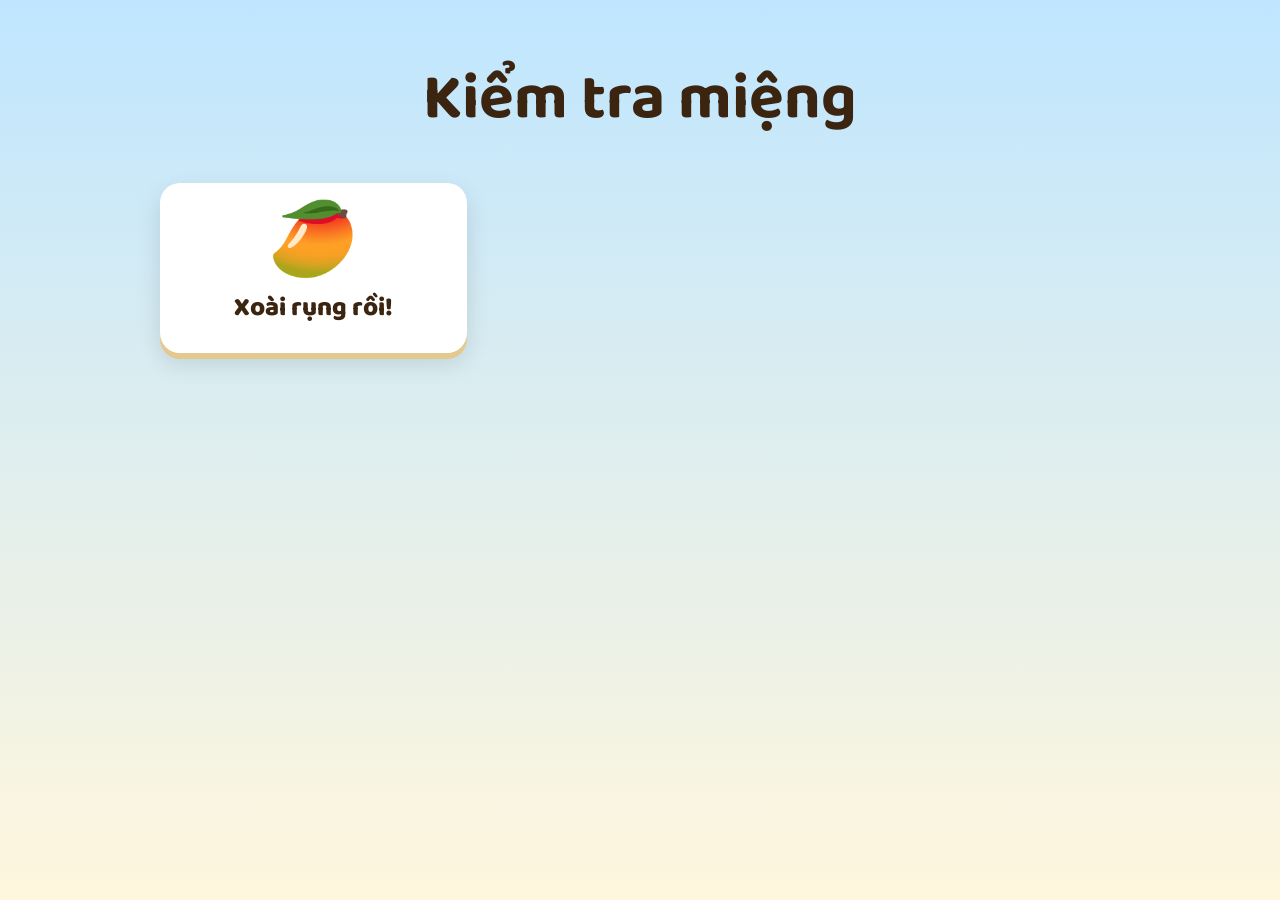
<file: docs/index.html>
<!doctype html>
<html lang="vi">
<head>
<meta charset="utf-8">
<meta name="viewport" content="width=device-width, initial-scale=1">
<title>Kiểm tra miệng</title>
<link rel="icon" href="favicon.png">
<link rel="preconnect" href="https://fonts.googleapis.com">
<link rel="preconnect" href="https://fonts.gstatic.com" crossorigin>
<link href="https://fonts.googleapis.com/css2?family=Baloo+2:wght@500;700;800&display=swap" rel="stylesheet">
<style>
  body {
    margin: 0;
    min-height: 100vh;
    font-family: "Baloo 2", system-ui, sans-serif;
    background: linear-gradient(#bfe6ff, #fff6dd);
    color: #3b2410;
  }
  main { max-width: 960px; margin: 0 auto; padding: 48px 16px; }
  h1 { font-size: clamp(36px, 7vw, 64px); margin: 0 0 32px; text-align: center; }
  .games { display: grid; grid-template-columns: repeat(auto-fill, minmax(240px, 1fr)); gap: 20px; }
  .game {
    display: block;
    padding: 24px;
    border-radius: 20px;
    background: #fff;
    box-shadow: 0 6px 0 #e3c98f, 0 10px 24px rgba(0, 0, 0, .12);
    color: inherit;
    text-decoration: none;
    text-align: center;
    transition: transform .15s;
  }
  .game:hover { transform: translateY(-4px) rotate(-1deg); }
  .game .icon { font-size: 72px; line-height: 1; }
  .game .name { font-size: 26px; font-weight: 800; margin-top: 8px; }
</style>
</head>
<body>
<main>
  <h1>Kiểm tra miệng</h1>
  <div class="games">
    <a class="game" href="games/xoai/">
      <div class="icon">🥭</div>
      <div class="name">Xoài rụng rồi!</div>
    </a>
  </div>
</main>
</body>
</html>
</file>
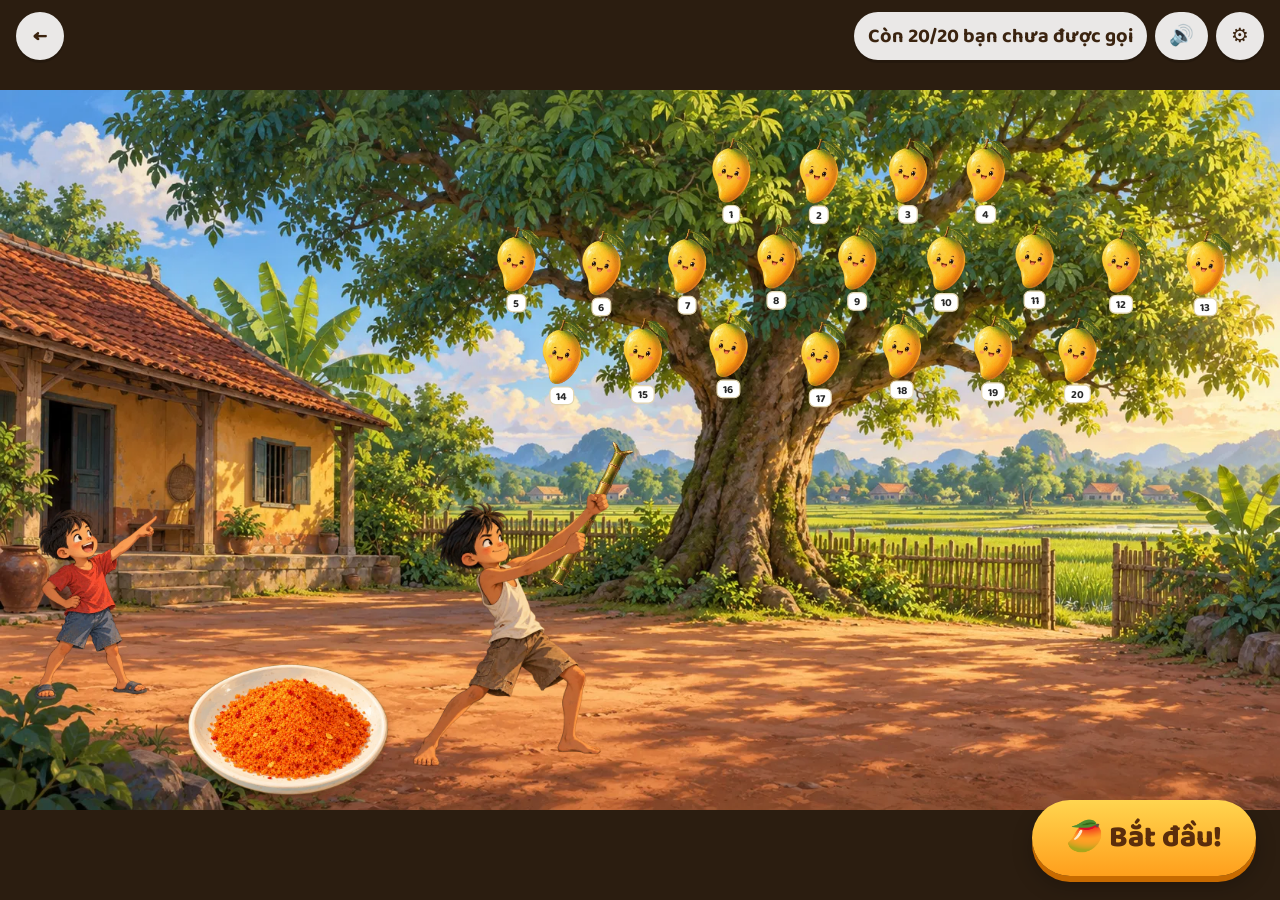
<file: docs/games/xoai/index.html>
<!doctype html>
<html lang="vi">
<head>
<meta charset="utf-8">
<meta name="viewport" content="width=device-width, initial-scale=1">
<title>Xoài rụng rồi!</title>
<link rel="icon" href="../../favicon.png">
<link rel="preconnect" href="https://fonts.googleapis.com">
<link rel="preconnect" href="https://fonts.gstatic.com" crossorigin>
<link href="https://fonts.googleapis.com/css2?family=Baloo+2:wght@500;700;800&display=swap" rel="stylesheet">
<link rel="stylesheet" href="style.css">
</head>
<body>
<svg id="scene" viewBox="0 0 1600 900" preserveAspectRatio="xMidYMid meet">
  <defs>
    <filter id="glow" x="-50%" y="-50%" width="200%" height="200%">
      <feDropShadow dx="0" dy="0" stdDeviation="8" flood-color="#fff59d" flood-opacity="1"/>
    </filter>
    <filter id="soft" x="-20%" y="-20%" width="140%" height="140%">
      <feDropShadow dx="0" dy="6" stdDeviation="5" flood-color="#3b1d05" flood-opacity=".35"/>
    </filter>
  </defs>

  <image href="art/background.webp" width="1600" height="900" preserveAspectRatio="none"/>
  <g id="tree-mangoes"></g>
  <g id="tree-labels"></g>

  <g id="redkid" transform="translate(120 762)">
    <g class="hop">
      <image class="idle" href="art/kid-point.webp" x="-78.4" y="-240" width="156.7" height="240"/>
      <image class="cheer" href="art/kid-cheer.webp" x="-84.9" y="-281" width="169.8" height="251.2"/>
    </g>
  </g>

  <g id="beo">
    <g class="hop">
      <g id="pole"><image href="art/pole.webp" y="-52" width="2103" height="105" preserveAspectRatio="none"/></g>
      <image class="ready" href="art/beo-ready.webp" x="-167.6" y="-340" width="335.1" height="340"/>
      <image class="poke" href="art/beo-poke.webp" x="-167.6" y="-340" width="335.1" height="340"/>
    </g>
  </g>

  <image id="plate" href="art/plate.webp" x="235" y="718" width="250" height="163" filter="url(#soft)"/>
  <g id="fallen"></g>
  <g id="bird" hidden>
    <!-- Both frames put the feet at 0,0 and the eye at the same point. -->
    <g>
      <image class="up" href="art/bird-up.webp" x="-135.2" y="-154.1" width="224.3" height="179.5"/>
      <image class="down" href="art/bird-down.webp" x="-138.6" y="-109" width="221.8" height="147.9"/>
    </g>
  </g>
  <g id="particles"></g>
  <g id="bubbles"></g>
  <text id="shout" class="shout" x="800" y="420" text-anchor="middle"></text>
  <text id="combo" class="shout" text-anchor="middle"></text>
</svg>

<div class="hud top-left"><a class="chip" href="../../" aria-label="Home">←</a></div>
<div class="hud top-right">
  <span id="counter" class="chip"></span>
  <button id="mute" class="chip" type="button">🔊</button>
  <button id="open-settings" class="chip" type="button">⚙️</button>
</div>
<button id="shake" class="shake" type="button"></button>

<div id="result" class="overlay" hidden>
  <div class="card">
    <div class="ribbon" data-s="fallen"></div>
    <div id="result-names" class="names"></div>
    <button id="next" class="next" type="button" data-s="next"></button>
  </div>
</div>

<dialog id="settings">
  <div class="dlg-head">
    <h2><span data-s="players"></span> <small id="total"></small></h2>
    <button id="close-settings" class="chip" type="button">✕</button>
  </div>
  <div class="pills">
    <label><input type="radio" name="mode" value="num"> <span data-s="modeNum"></span></label>
    <label><input type="radio" name="mode" value="name"> <span data-s="modeName"></span></label>
  </div>
  <div id="num-box">
    <div class="numhead"><span data-s="numCount"></span><output id="num-out"></output></div>
    <input id="num-range" type="range" min="2" max="50">
  </div>
  <div id="name-box">
    <textarea id="names" rows="10" spellcheck="false"></textarea>
    <p class="hint" data-s="namesHint"></p>
  </div>
  <div class="pills">
    <label><input type="radio" name="per-round" value="1"> 🥭</label>
    <label><input type="radio" name="per-round" value="2"> 🥭🥭</label>
    <label><input type="radio" name="per-round" value="3"> 🥭🥭🥭</label>
  </div>
  <label class="row"><input id="no-repeat" type="checkbox"> <span data-s="noRepeat"></span></label>
  <div class="dlg-head">
    <h3 data-s="history"></h3>
    <button id="regrow" type="button" data-s="regrow"></button>
  </div>
  <ol id="history"></ol>
</dialog>

<div id="toast" class="toast" hidden></div>
<script src="game.js"></script>
</body>
</html>
</file>
<file: docs/games/xoai/style.css>
* { box-sizing: border-box; }
[hidden] { display: none !important; }
html, body { height: 100%; }
body {
  margin: 0;
  overflow: hidden;
  font-family: "Baloo 2", system-ui, sans-serif;
  background: #2b1d10;
  color: #3b2410;
}
#scene { display: block; width: 100vw; height: 100vh; user-select: none; }

.mango .body { transform-box: fill-box; transform-origin: 50% 0; animation: sway 3s ease-in-out infinite alternate; }
.mango .scared { display: none; }
.mango.hot .body { filter: url(#glow); animation: shiver .12s linear infinite alternate; }
.mango.wobble .body { animation: wobble .8s ease-out; }
.mango.loose .body { animation: shiver .12s linear infinite alternate; }
.mango.gust .body { animation: gust .4s ease-in-out infinite alternate; }
.mango:is(.hot, .wobble, .loose, .gust, .fallen) .happy { display: none; }
.mango:is(.hot, .wobble, .loose, .gust, .fallen) .scared { display: inline; }
.label rect { fill: #fff; stroke: #e2d4ae; stroke-width: 1.5; }
.label text { font: 700 14px "Baloo 2", system-ui, sans-serif; fill: #2b2b2b; }
.mango.fallen .body { animation: none; filter: none; }
.label.fallen rect { fill: #d84339; stroke: #fff; stroke-width: 2; }
.label.fallen text { fill: #fff; }

@keyframes sway { from { transform: rotate(-4deg); } to { transform: rotate(4deg); } }
@keyframes shiver { from { transform: rotate(-9deg); } to { transform: rotate(9deg); } }
@keyframes gust { from { transform: rotate(-6deg); } to { transform: rotate(-24deg); } }
@keyframes wobble {
  15% { transform: rotate(32deg); }
  30% { transform: rotate(-24deg); }
  45% { transform: rotate(16deg); }
  60% { transform: rotate(-9deg); }
  75% { transform: rotate(4deg); }
}

#bird image { animation: flap .26s steps(1) infinite; }
#bird .down { animation-delay: -.13s; }
@keyframes flap { 50% { opacity: 0; } }

#redkid .cheer, #beo .poke { display: none; }
#redkid.cheer .cheer, #beo.poking .poke { display: inline; }
#redkid.cheer .idle, #beo.poking .ready { display: none; }
#redkid.cheer .hop, #beo.cheer .hop { animation: hop .35s ease-in-out infinite alternate; }
@keyframes hop { to { transform: translateY(-14px); } }

.bubble rect { fill: #fff; stroke: #3b2410; stroke-width: 2.5; }
.bubble path { fill: #fff; stroke: #3b2410; stroke-width: 2.5; }
.bubble text { font: 700 22px "Baloo 2", system-ui, sans-serif; fill: #3b2410; }

.shout {
  font: 800 120px "Baloo 2", system-ui, sans-serif;
  fill: #ffd23f;
  stroke: #5a2d0c;
  stroke-width: 12px;
  stroke-linejoin: round;
  paint-order: stroke;
  transform-box: fill-box;
  transform-origin: center;
  opacity: 0;
}
#combo { font-size: 80px; }
.shout.pop { animation: pop .9s ease-out forwards; }
@keyframes pop {
  0% { opacity: 0; transform: scale(.3) rotate(-8deg); }
  20% { opacity: 1; transform: scale(1.15) rotate(3deg); }
  35% { transform: scale(1) rotate(0); }
  80% { opacity: 1; }
  100% { opacity: 0; transform: scale(1.05); }
}

.hud { position: fixed; top: calc(12px + env(safe-area-inset-top, 0px)); display: flex; gap: 8px; }
.top-left { left: 16px; }
.top-right { right: 16px; }
.chip {
  display: inline-flex;
  align-items: center;
  justify-content: center;
  min-width: 48px;
  height: 48px;
  padding: 0 14px;
  border: 0;
  border-radius: 24px;
  background: rgba(255, 255, 255, .9);
  box-shadow: 0 3px 0 rgba(0, 0, 0, .15);
  font: 700 20px "Baloo 2", system-ui, sans-serif;
  color: #3b2410;
  text-decoration: none;
  cursor: pointer;
}
#counter:empty { display: none; }

.shake {
  position: fixed;
  right: 24px;
  bottom: calc(24px + env(safe-area-inset-bottom, 0px));
  padding: 14px 34px;
  border: 0;
  border-radius: 40px;
  background: linear-gradient(#ffd54f, #ff9f1c);
  box-shadow: 0 6px 0 #c76a00, 0 10px 20px rgba(0, 0, 0, .25);
  font: 800 30px "Baloo 2", system-ui, sans-serif;
  color: #5a2d0c;
  cursor: pointer;
}
.shake:active { transform: translateY(4px); box-shadow: 0 2px 0 #c76a00; }
.shake:disabled { opacity: .55; cursor: default; }

.overlay {
  position: fixed;
  inset: 0;
  display: grid;
  place-items: center;
  padding: 16px;
  background: rgba(30, 20, 10, .45);
}
.card {
  position: relative;
  width: min(640px, 100%);
  padding: 56px 32px 40px;
  border-radius: 28px;
  background: #fffdf6;
  box-shadow: 0 16px 40px rgba(0, 0, 0, .35);
  text-align: center;
  animation: card-in .35s cubic-bezier(.2, 1.6, .5, 1);
}
.card::after {
  content: "";
  position: absolute;
  left: 24px;
  right: 24px;
  bottom: 14px;
  height: 8px;
  background: radial-gradient(circle, #d84339 2px, transparent 2.5px) 0 0 / 14px 8px repeat-x;
  opacity: .6;
}
@keyframes card-in { from { transform: scale(.6); opacity: 0; } }
.ribbon {
  position: absolute;
  top: -18px;
  left: 50%;
  transform: translateX(-50%);
  padding: 4px 22px;
  border-radius: 20px;
  background: #d84339;
  color: #fff;
  font-weight: 800;
  font-size: 22px;
  text-transform: uppercase;
  white-space: nowrap;
}
.names { font-size: clamp(34px, 6vw, 60px); font-weight: 800; line-height: 1.2; color: #c62828; }
.next {
  margin-top: 28px;
  padding: 10px 40px;
  border: 0;
  border-radius: 30px;
  background: linear-gradient(#66bb6a, #2e7d32);
  box-shadow: 0 5px 0 #1b5e20;
  color: #fff;
  font: 800 26px "Baloo 2", system-ui, sans-serif;
  cursor: pointer;
}

dialog {
  width: min(560px, calc(100vw - 32px));
  border: 0;
  border-radius: 20px;
  padding: 24px;
  font-family: inherit;
  color: inherit;
}
dialog::backdrop { background: rgba(30, 20, 10, .5); }
dialog { max-height: calc(100vh - 32px); }
dialog h2, dialog h3 { margin: 0; }
dialog h2 small { font-size: 16px; color: #8a7a5c; }
.dlg-head { display: flex; justify-content: space-between; align-items: center; gap: 12px; margin: 4px 0 14px; }
.pills { display: flex; flex-wrap: wrap; gap: 8px; margin-bottom: 14px; }
.pills label {
  display: flex;
  align-items: center;
  gap: 6px;
  padding: 5px 14px;
  border: 2px solid #e2d4ae;
  border-radius: 999px;
  font-size: 18px;
  font-weight: 700;
  cursor: pointer;
}
.pills label:has(input:checked) { border-color: #d84339; background: #fde9e4; }
.pills input { margin: 0; }
.numhead { display: flex; justify-content: space-between; align-items: baseline; font-size: 18px; font-weight: 700; }
.numhead output { font-size: 36px; font-weight: 800; color: #d84339; }
#num-range { width: 100%; accent-color: #d84339; margin-bottom: 14px; }
dialog label.row { display: flex; align-items: center; gap: 10px; margin-bottom: 14px; font-size: 18px; }
dialog textarea {
  display: block;
  width: 100%;
  padding: 10px;
  border: 2px solid #e2d4ae;
  border-radius: 12px;
  font: 500 18px "Baloo 2", system-ui, sans-serif;
  resize: vertical;
}
.hint { margin: 4px 0 14px; color: #8a7a5c; }
dialog input[type=checkbox] { transform: scale(1.3); }
#regrow {
  padding: 6px 18px;
  border: 0;
  border-radius: 22px;
  background: #fff3d6;
  color: #5a2d0c;
  font: 700 16px "Baloo 2", system-ui, sans-serif;
  cursor: pointer;
}
#history { margin: 0; padding: 8px 12px 8px 40px; border: 2px dashed #e2d4ae; border-radius: 14px; max-height: 200px; overflow: auto; font-size: 18px; }
#history:empty::before { content: attr(data-empty); color: #8a7a5c; margin-left: -28px; }

.toast {
  position: fixed;
  left: 50%;
  top: 80px;
  transform: translateX(-50%);
  max-width: calc(100vw - 32px);
  padding: 10px 22px;
  border-radius: 20px;
  background: #3b2410;
  color: #fff;
  font-size: 20px;
  font-weight: 700;
}
</file>
